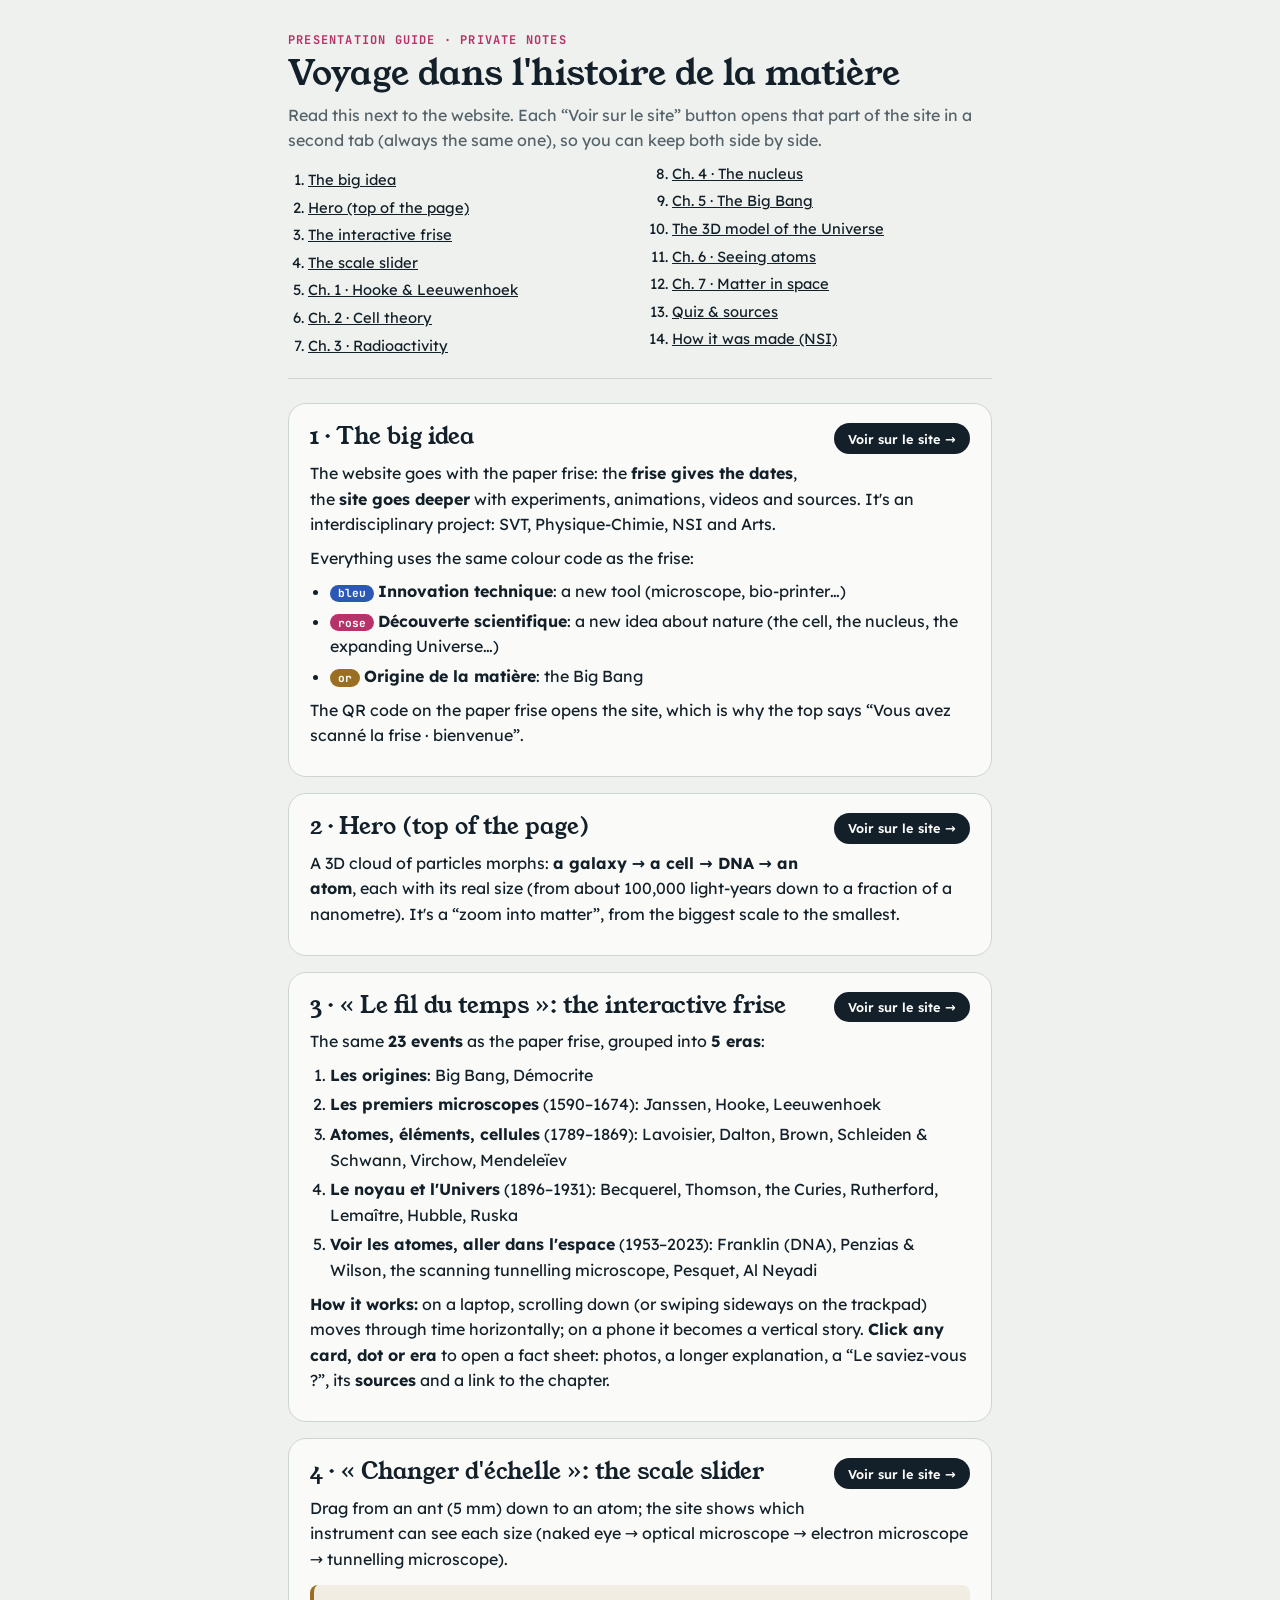
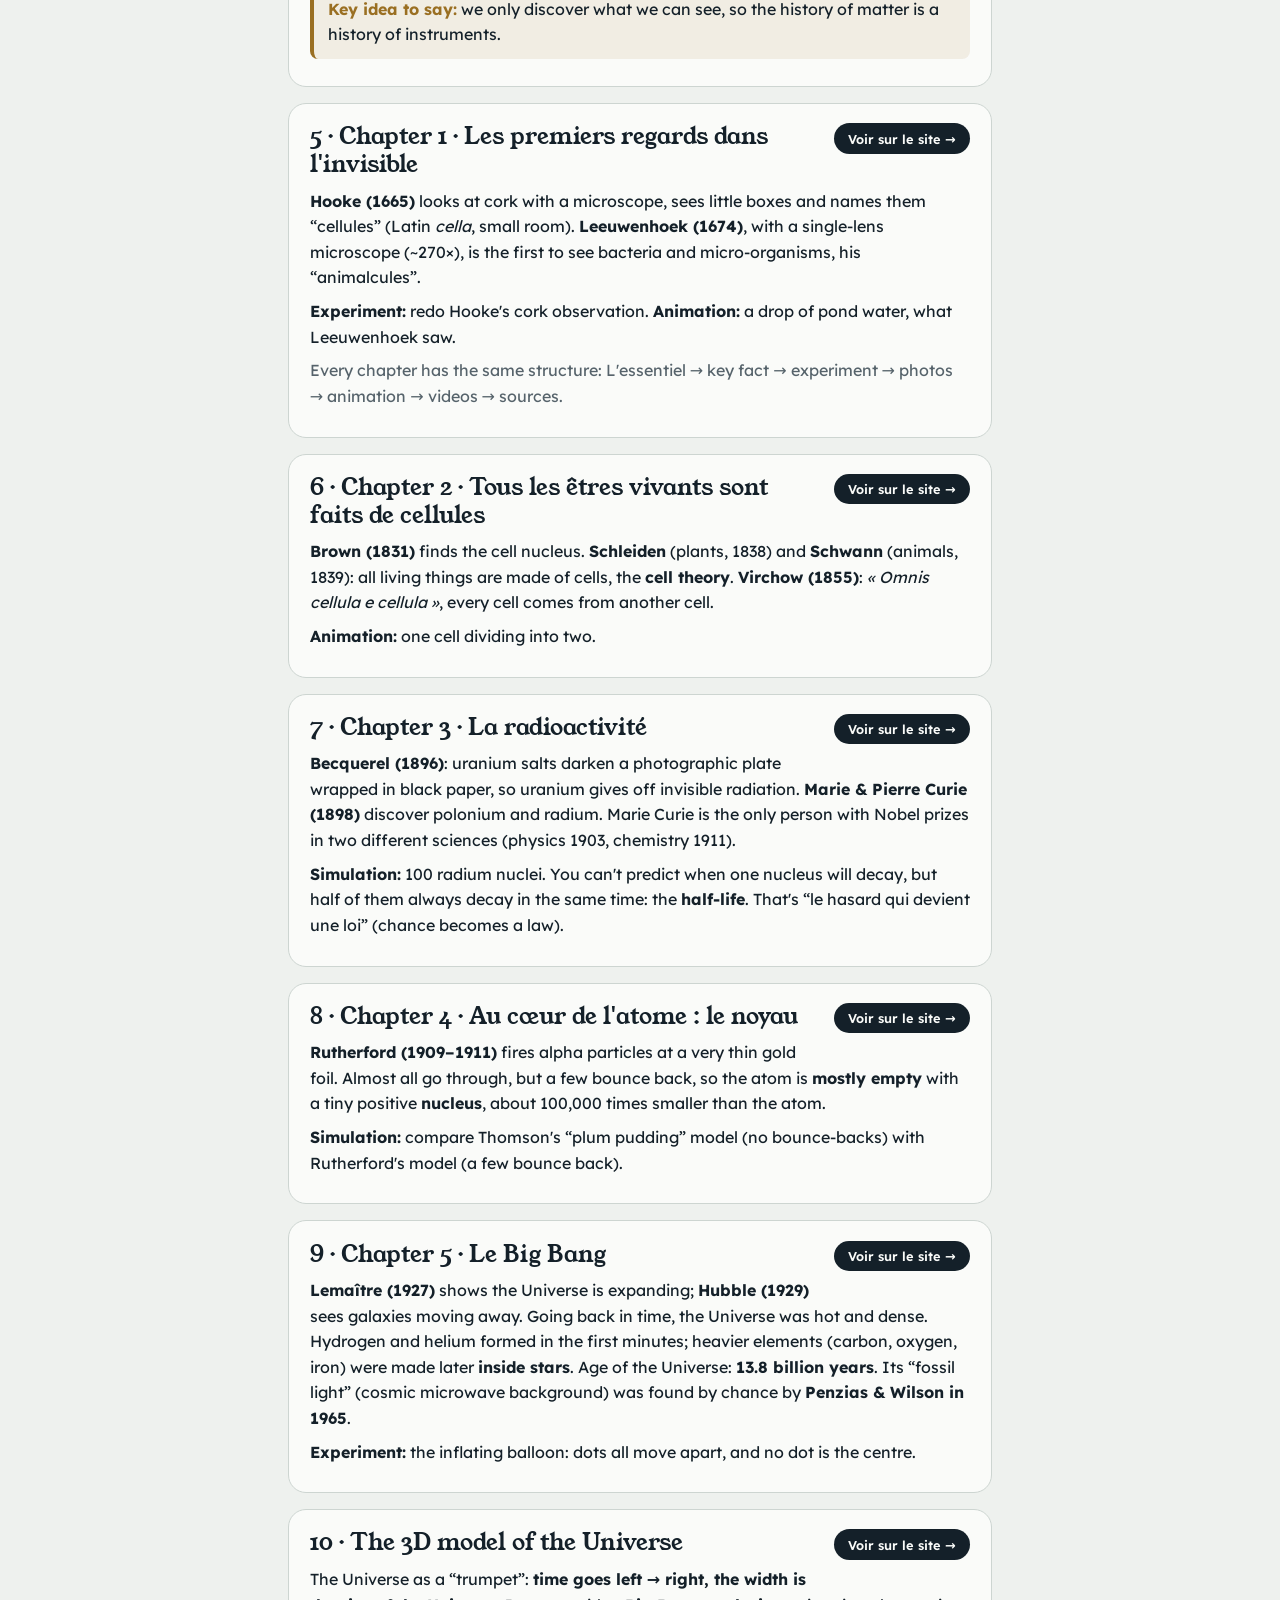
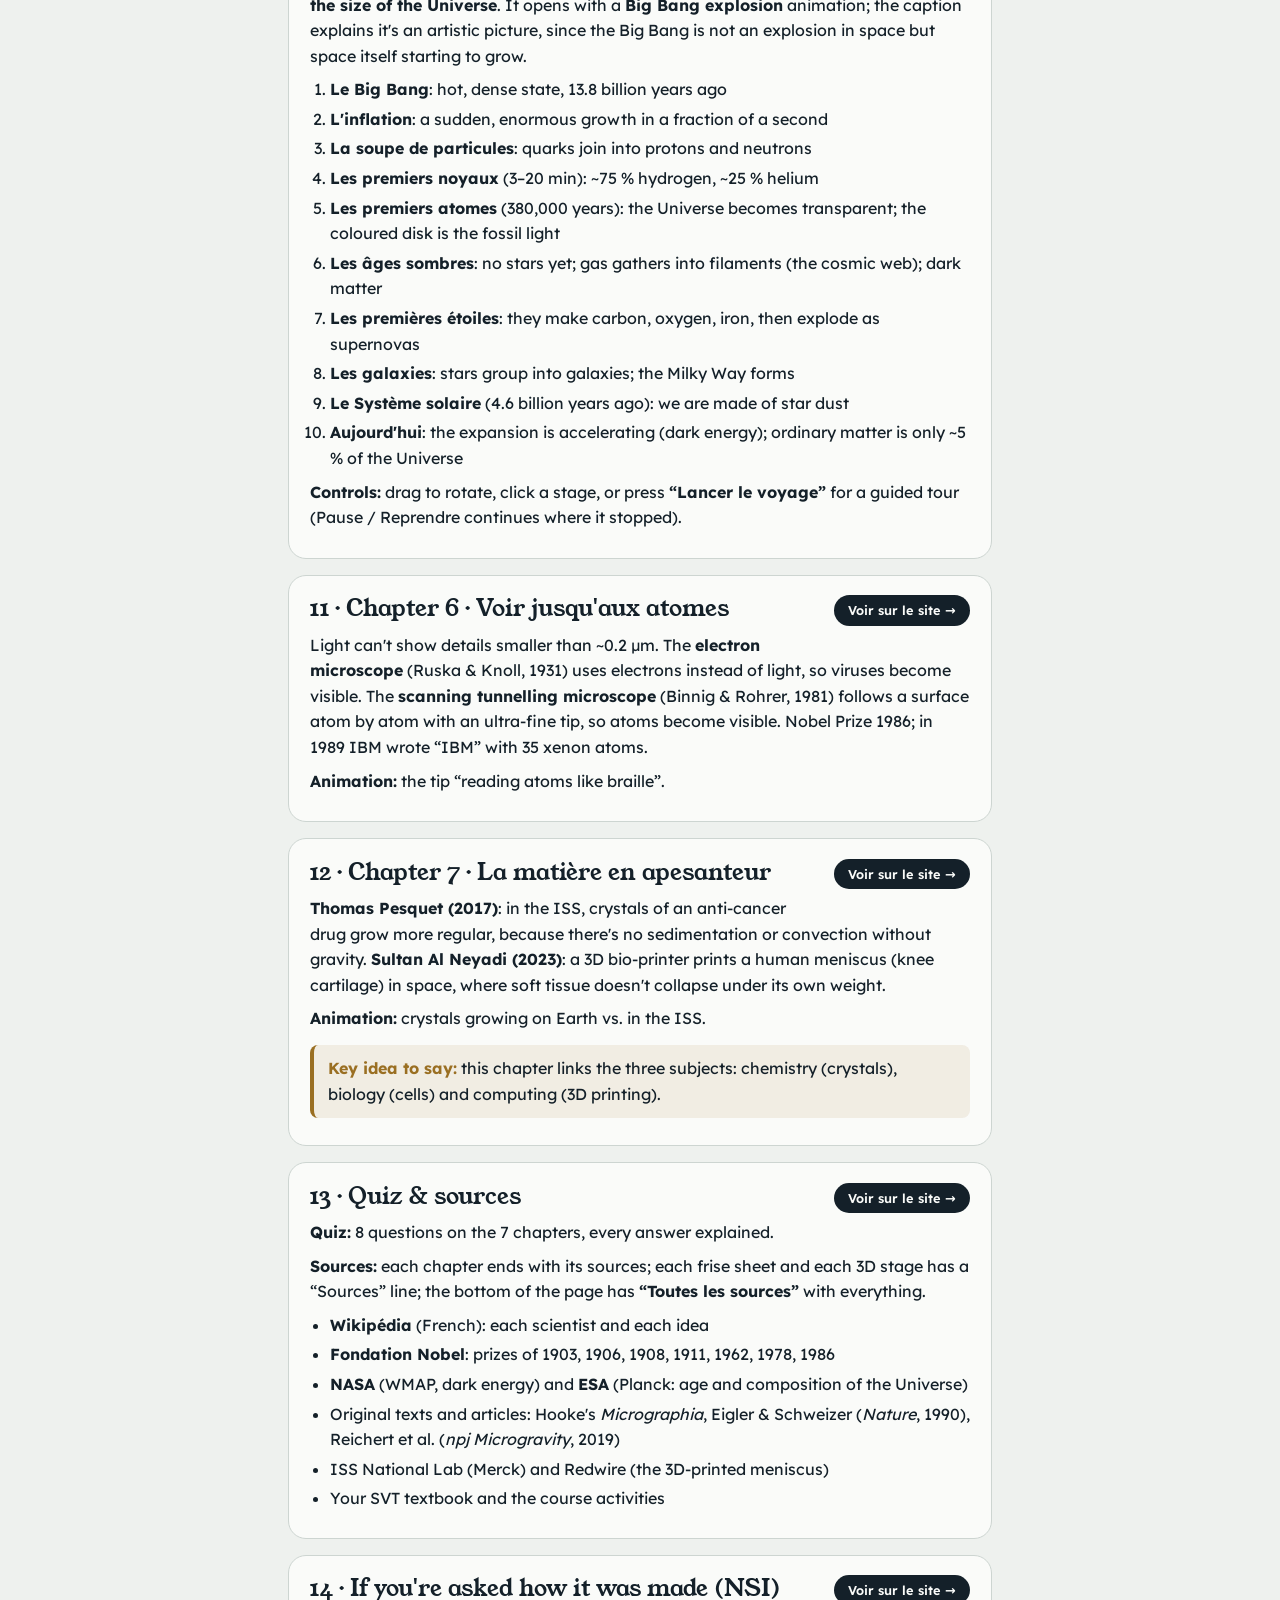
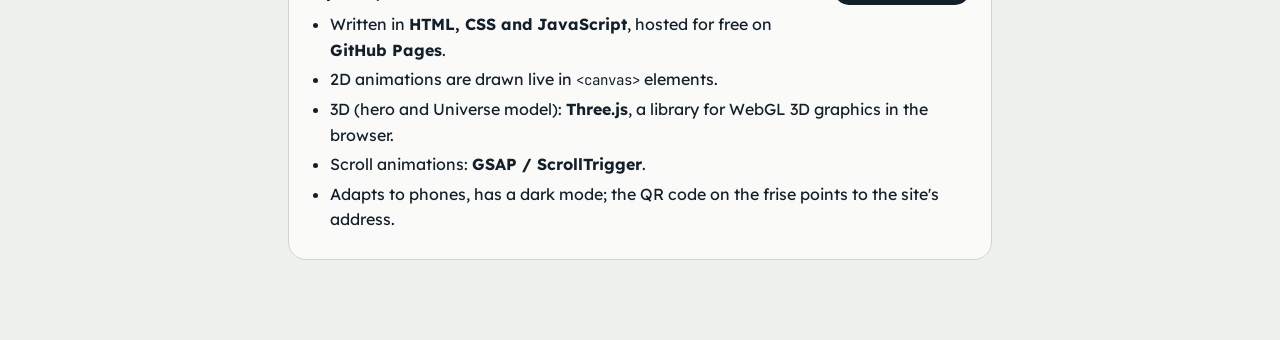
<file: guide.html>
<!doctype html>
<html lang="en">
<head>
<meta charset="utf-8">
<meta name="viewport" content="width=device-width, initial-scale=1">
<meta name="robots" content="noindex, nofollow">
<title>Presentation guide · Voyage dans la matière</title>
<link rel="preconnect" href="https://fonts.googleapis.com">
<link rel="preconnect" href="https://fonts.gstatic.com" crossorigin>
<link rel="stylesheet" href="https://fonts.googleapis.com/css2?family=Lexend:wght@300;400;600&family=JetBrains+Mono:wght@400;700&family=Young+Serif&display=swap">
<style>
  :root {
    --bg: #eef1ee; --paper: #fafbf9; --ink: #142029; --muted: #56636b; --rule: #cdd5d1;
    --blue: #2b57b5; --pink: #b8326a; --brass: #9a6f22;
    --font-display: "Young Serif", Georgia, serif; --font-body: "Lexend", system-ui, sans-serif; --font-mono: "JetBrains Mono", Menlo, monospace;
  }
  @media (prefers-color-scheme: dark) {
    :root { --bg: #0b1216; --paper: #121c22; --ink: #e4ebe8; --muted: #93a1a8; --rule: #25333b; --blue: #88a9f2; --pink: #f182ad; --brass: #d7ae62; }
  }
  * { box-sizing: border-box; }
  body { margin: 0; background: var(--bg); color: var(--ink); font: 400 1rem/1.6 var(--font-body); }
  main { max-width: 46rem; margin: 0 auto; padding: 2rem 16px 4rem; }
  header { padding-bottom: 1.2rem; border-bottom: 1px solid var(--rule); margin-bottom: 1.5rem; }
  .eyebrow { font: 700 0.75rem var(--font-mono); letter-spacing: 0.1em; text-transform: uppercase; color: var(--pink); margin: 0; }
  h1 { font: 2.2rem/1.1 var(--font-display); margin: 0.4rem 0 0.6rem; }
  h2 { font: 1.45rem/1.2 var(--font-display); margin: 0 0 0.6rem; }
  h3 { font: 600 1.02rem/1.3 var(--font-body); margin: 1.1rem 0 0.3rem; }
  p { margin: 0.5rem 0; }
  ul, ol { margin: 0.4rem 0; padding-left: 1.25rem; }
  li { margin: 0.25rem 0; }
  section { background: var(--paper); border: 1px solid var(--rule); border-radius: 18px; padding: 1.2rem 1.3rem; margin: 1rem 0; }
  .go {
    float: right; margin: 0 0 0.6rem 1rem; font: 600 0.8rem var(--font-body); color: var(--paper); background: var(--ink);
    text-decoration: none; padding: 0.45rem 0.9rem; border-radius: 99px; transition: background 200ms;
  }
  .go:hover, .go:focus-visible { background: var(--pink); }
  .go:focus-visible { outline: 3px solid var(--brass); outline-offset: 2px; }
  .lead { color: var(--muted); }
  .tag { display: inline-block; font: 700 0.7rem var(--font-mono); padding: 0.1rem 0.5rem; border-radius: 99px; color: #fff; }
  .tech { background: var(--blue); } .sci { background: var(--pink); } .origin { background: var(--brass); }
  .say { margin-top: 0.8rem; padding: 0.7rem 0.9rem; border-left: 4px solid var(--brass); background: color-mix(in srgb, var(--brass) 10%, transparent); border-radius: 8px; }
  .say b { color: var(--brass); }
  code { font-family: var(--font-mono); font-size: 0.88em; }
  nav.toc { columns: 2; column-gap: 1.5rem; font-size: 0.92rem; }
  nav.toc a { color: inherit; }
  @media (max-width: 560px) { nav.toc { columns: 1; } .go { float: none; display: inline-block; margin: 0 0 0.6rem; } }
</style>
</head>
<body>
<main>
  <header>
    <p class="eyebrow">Presentation guide · private notes</p>
    <h1>Voyage dans l'histoire de la matière</h1>
    <p class="lead">Read this next to the website. Each “Voir sur le site” button opens that part of the site in a second tab (always the same one), so you can keep both side by side.</p>
    <nav class="toc" aria-label="Contents">
      <ol>
        <li><a href="#idea">The big idea</a></li>
        <li><a href="#hero">Hero (top of the page)</a></li>
        <li><a href="#frise">The interactive frise</a></li>
        <li><a href="#scale">The scale slider</a></li>
        <li><a href="#ch1">Ch. 1 · Hooke &amp; Leeuwenhoek</a></li>
        <li><a href="#ch2">Ch. 2 · Cell theory</a></li>
        <li><a href="#ch3">Ch. 3 · Radioactivity</a></li>
        <li><a href="#ch4">Ch. 4 · The nucleus</a></li>
        <li><a href="#ch5">Ch. 5 · The Big Bang</a></li>
        <li><a href="#u3d">The 3D model of the Universe</a></li>
        <li><a href="#ch6">Ch. 6 · Seeing atoms</a></li>
        <li><a href="#ch7">Ch. 7 · Matter in space</a></li>
        <li><a href="#quiz">Quiz &amp; sources</a></li>
        <li><a href="#tech">How it was made (NSI)</a></li>
      </ol>
    </nav>
  </header>

  <section id="idea">
    <a class="go" href="./#top" target="site">Voir sur le site →</a>
    <h2>1 · The big idea</h2>
    <p>The website goes with the paper frise: the <b>frise gives the dates</b>, the <b>site goes deeper</b> with experiments, animations, videos and sources. It's an interdisciplinary project: SVT, Physique-Chimie, NSI and Arts.</p>
    <p>Everything uses the same colour code as the frise:</p>
    <ul>
      <li><span class="tag tech">bleu</span> <b>Innovation technique</b>: a new tool (microscope, bio-printer…)</li>
      <li><span class="tag sci">rose</span> <b>Découverte scientifique</b>: a new idea about nature (the cell, the nucleus, the expanding Universe…)</li>
      <li><span class="tag origin">or</span> <b>Origine de la matière</b>: the Big Bang</li>
    </ul>
    <p>The QR code on the paper frise opens the site, which is why the top says “Vous avez scanné la frise · bienvenue”.</p>
  </section>

  <section id="hero">
    <a class="go" href="./#top" target="site">Voir sur le site →</a>
    <h2>2 · Hero (top of the page)</h2>
    <p>A 3D cloud of particles morphs: <b>a galaxy → a cell → DNA → an atom</b>, each with its real size (from about 100,000 light-years down to a fraction of a nanometre). It's a “zoom into matter”, from the biggest scale to the smallest.</p>
  </section>

  <section id="frise">
    <a class="go" href="./#frise" target="site">Voir sur le site →</a>
    <h2>3 · « Le fil du temps »: the interactive frise</h2>
    <p>The same <b>23 events</b> as the paper frise, grouped into <b>5 eras</b>:</p>
    <ol>
      <li><b>Les origines</b>: Big Bang, Démocrite</li>
      <li><b>Les premiers microscopes</b> (1590–1674): Janssen, Hooke, Leeuwenhoek</li>
      <li><b>Atomes, éléments, cellules</b> (1789–1869): Lavoisier, Dalton, Brown, Schleiden &amp; Schwann, Virchow, Mendeleïev</li>
      <li><b>Le noyau et l'Univers</b> (1896–1931): Becquerel, Thomson, the Curies, Rutherford, Lemaître, Hubble, Ruska</li>
      <li><b>Voir les atomes, aller dans l'espace</b> (1953–2023): Franklin (DNA), Penzias &amp; Wilson, the scanning tunnelling microscope, Pesquet, Al Neyadi</li>
    </ol>
    <p><b>How it works:</b> on a laptop, scrolling down (or swiping sideways on the trackpad) moves through time horizontally; on a phone it becomes a vertical story. <b>Click any card, dot or era</b> to open a fact sheet: photos, a longer explanation, a “Le saviez-vous ?”, its <b>sources</b> and a link to the chapter.</p>
  </section>

  <section id="scale">
    <a class="go" href="./#echelles" target="site">Voir sur le site →</a>
    <h2>4 · « Changer d'échelle »: the scale slider</h2>
    <p>Drag from an ant (5 mm) down to an atom; the site shows which instrument can see each size (naked eye → optical microscope → electron microscope → tunnelling microscope).</p>
    <p class="say"><b>Key idea to say:</b> we only discover what we can see, so the history of matter is a history of instruments.</p>
  </section>

  <section id="ch1">
    <a class="go" href="./#hooke" target="site">Voir sur le site →</a>
    <h2>5 · Chapter 1 · Les premiers regards dans l'invisible</h2>
    <p><b>Hooke (1665)</b> looks at cork with a microscope, sees little boxes and names them “cellules” (Latin <i>cella</i>, small room). <b>Leeuwenhoek (1674)</b>, with a single-lens microscope (~270×), is the first to see bacteria and micro-organisms, his “animalcules”.</p>
    <p><b>Experiment:</b> redo Hooke's cork observation. <b>Animation:</b> a drop of pond water, what Leeuwenhoek saw.</p>
    <p class="lead">Every chapter has the same structure: L'essentiel → key fact → experiment → photos → animation → videos → sources.</p>
  </section>

  <section id="ch2">
    <a class="go" href="./#cellule" target="site">Voir sur le site →</a>
    <h2>6 · Chapter 2 · Tous les êtres vivants sont faits de cellules</h2>
    <p><b>Brown (1831)</b> finds the cell nucleus. <b>Schleiden</b> (plants, 1838) and <b>Schwann</b> (animals, 1839): all living things are made of cells, the <b>cell theory</b>. <b>Virchow (1855)</b>: <i>« Omnis cellula e cellula »</i>, every cell comes from another cell.</p>
    <p><b>Animation:</b> one cell dividing into two.</p>
  </section>

  <section id="ch3">
    <a class="go" href="./#radioactivite" target="site">Voir sur le site →</a>
    <h2>7 · Chapter 3 · La radioactivité</h2>
    <p><b>Becquerel (1896)</b>: uranium salts darken a photographic plate wrapped in black paper, so uranium gives off invisible radiation. <b>Marie &amp; Pierre Curie (1898)</b> discover polonium and radium. Marie Curie is the only person with Nobel prizes in two different sciences (physics 1903, chemistry 1911).</p>
    <p><b>Simulation:</b> 100 radium nuclei. You can't predict when one nucleus will decay, but half of them always decay in the same time: the <b>half-life</b>. That's “le hasard qui devient une loi” (chance becomes a law).</p>
  </section>

  <section id="ch4">
    <a class="go" href="./#atome" target="site">Voir sur le site →</a>
    <h2>8 · Chapter 4 · Au cœur de l'atome : le noyau</h2>
    <p><b>Rutherford (1909–1911)</b> fires alpha particles at a very thin gold foil. Almost all go through, but a few bounce back, so the atom is <b>mostly empty</b> with a tiny positive <b>nucleus</b>, about 100,000 times smaller than the atom.</p>
    <p><b>Simulation:</b> compare Thomson's “plum pudding” model (no bounce-backs) with Rutherford's model (a few bounce back).</p>
  </section>

  <section id="ch5">
    <a class="go" href="./#big-bang" target="site">Voir sur le site →</a>
    <h2>9 · Chapter 5 · Le Big Bang</h2>
    <p><b>Lemaître (1927)</b> shows the Universe is expanding; <b>Hubble (1929)</b> sees galaxies moving away. Going back in time, the Universe was hot and dense. Hydrogen and helium formed in the first minutes; heavier elements (carbon, oxygen, iron) were made later <b>inside stars</b>. Age of the Universe: <b>13.8 billion years</b>. Its “fossil light” (cosmic microwave background) was found by chance by <b>Penzias &amp; Wilson in 1965</b>.</p>
    <p><b>Experiment:</b> the inflating balloon: dots all move apart, and no dot is the centre.</p>
  </section>

  <section id="u3d">
    <a class="go" href="./#univers-3d" target="site">Voir sur le site →</a>
    <h2>10 · The 3D model of the Universe</h2>
    <p>The Universe as a “trumpet”: <b>time goes left → right, the width is the size of the Universe</b>. It opens with a <b>Big Bang explosion</b> animation; the caption explains it's an artistic picture, since the Big Bang is not an explosion in space but space itself starting to grow.</p>
    <ol>
      <li><b>Le Big Bang</b>: hot, dense state, 13.8 billion years ago</li>
      <li><b>L'inflation</b>: a sudden, enormous growth in a fraction of a second</li>
      <li><b>La soupe de particules</b>: quarks join into protons and neutrons</li>
      <li><b>Les premiers noyaux</b> (3–20 min): ~75 % hydrogen, ~25 % helium</li>
      <li><b>Les premiers atomes</b> (380,000 years): the Universe becomes transparent; the coloured disk is the fossil light</li>
      <li><b>Les âges sombres</b>: no stars yet; gas gathers into filaments (the cosmic web); dark matter</li>
      <li><b>Les premières étoiles</b>: they make carbon, oxygen, iron, then explode as supernovas</li>
      <li><b>Les galaxies</b>: stars group into galaxies; the Milky Way forms</li>
      <li><b>Le Système solaire</b> (4.6 billion years ago): we are made of star dust</li>
      <li><b>Aujourd'hui</b>: the expansion is accelerating (dark energy); ordinary matter is only ~5 % of the Universe</li>
    </ol>
    <p><b>Controls:</b> drag to rotate, click a stage, or press <b>“Lancer le voyage”</b> for a guided tour (Pause / Reprendre continues where it stopped).</p>
  </section>

  <section id="ch6">
    <a class="go" href="./#voir-atomes" target="site">Voir sur le site →</a>
    <h2>11 · Chapter 6 · Voir jusqu'aux atomes</h2>
    <p>Light can't show details smaller than ~0.2 µm. The <b>electron microscope</b> (Ruska &amp; Knoll, 1931) uses electrons instead of light, so viruses become visible. The <b>scanning tunnelling microscope</b> (Binnig &amp; Rohrer, 1981) follows a surface atom by atom with an ultra-fine tip, so atoms become visible. Nobel Prize 1986; in 1989 IBM wrote “IBM” with 35 xenon atoms.</p>
    <p><b>Animation:</b> the tip “reading atoms like braille”.</p>
  </section>

  <section id="ch7">
    <a class="go" href="./#espace" target="site">Voir sur le site →</a>
    <h2>12 · Chapter 7 · La matière en apesanteur</h2>
    <p><b>Thomas Pesquet (2017)</b>: in the ISS, crystals of an anti-cancer drug grow more regular, because there's no sedimentation or convection without gravity. <b>Sultan Al Neyadi (2023)</b>: a 3D bio-printer prints a human meniscus (knee cartilage) in space, where soft tissue doesn't collapse under its own weight.</p>
    <p><b>Animation:</b> crystals growing on Earth vs. in the ISS.</p>
    <p class="say"><b>Key idea to say:</b> this chapter links the three subjects: chemistry (crystals), biology (cells) and computing (3D printing).</p>
  </section>

  <section id="quiz">
    <a class="go" href="./#quiz" target="site">Voir sur le site →</a>
    <h2>13 · Quiz &amp; sources</h2>
    <p><b>Quiz:</b> 8 questions on the 7 chapters, every answer explained.</p>
    <p><b>Sources:</b> each chapter ends with its sources; each frise sheet and each 3D stage has a “Sources” line; the bottom of the page has <b>“Toutes les sources”</b> with everything.</p>
    <ul>
      <li><b>Wikipédia</b> (French): each scientist and each idea</li>
      <li><b>Fondation Nobel</b>: prizes of 1903, 1906, 1908, 1911, 1962, 1978, 1986</li>
      <li><b>NASA</b> (WMAP, dark energy) and <b>ESA</b> (Planck: age and composition of the Universe)</li>
      <li>Original texts and articles: Hooke's <i>Micrographia</i>, Eigler &amp; Schweizer (<i>Nature</i>, 1990), Reichert et al. (<i>npj Microgravity</i>, 2019)</li>
      <li>ISS National Lab (Merck) and Redwire (the 3D-printed meniscus)</li>
      <li>Your SVT textbook and the course activities</li>
    </ul>
  </section>

  <section id="tech">
    <a class="go" href="./#sources" target="site">Voir sur le site →</a>
    <h2>14 · If you're asked how it was made (NSI)</h2>
    <ul>
      <li>Written in <b>HTML, CSS and JavaScript</b>, hosted for free on <b>GitHub Pages</b>.</li>
      <li>2D animations are drawn live in <code>&lt;canvas&gt;</code> elements.</li>
      <li>3D (hero and Universe model): <b>Three.js</b>, a library for WebGL 3D graphics in the browser.</li>
      <li>Scroll animations: <b>GSAP / ScrollTrigger</b>.</li>
      <li>Adapts to phones, has a dark mode; the QR code on the frise points to the site's address.</li>
    </ul>
  </section>
</main>
</body>
</html>
</file>
